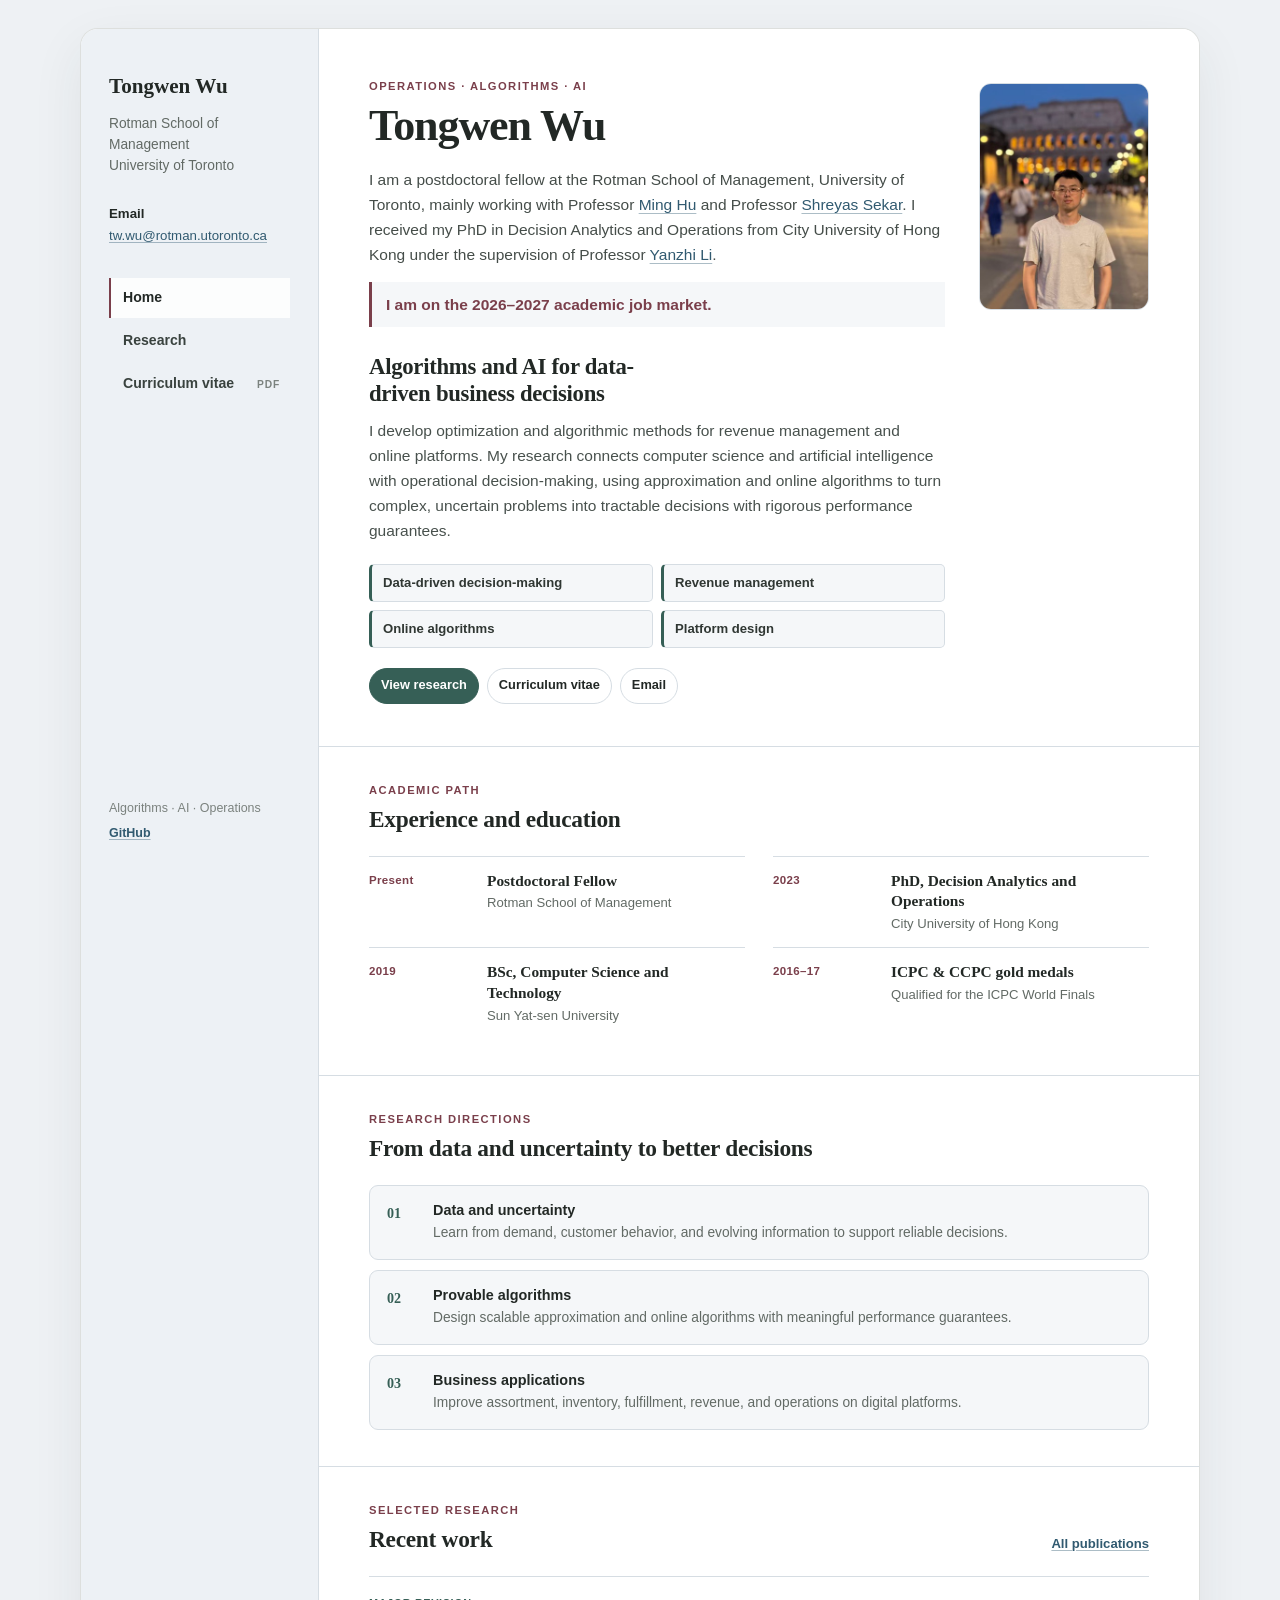
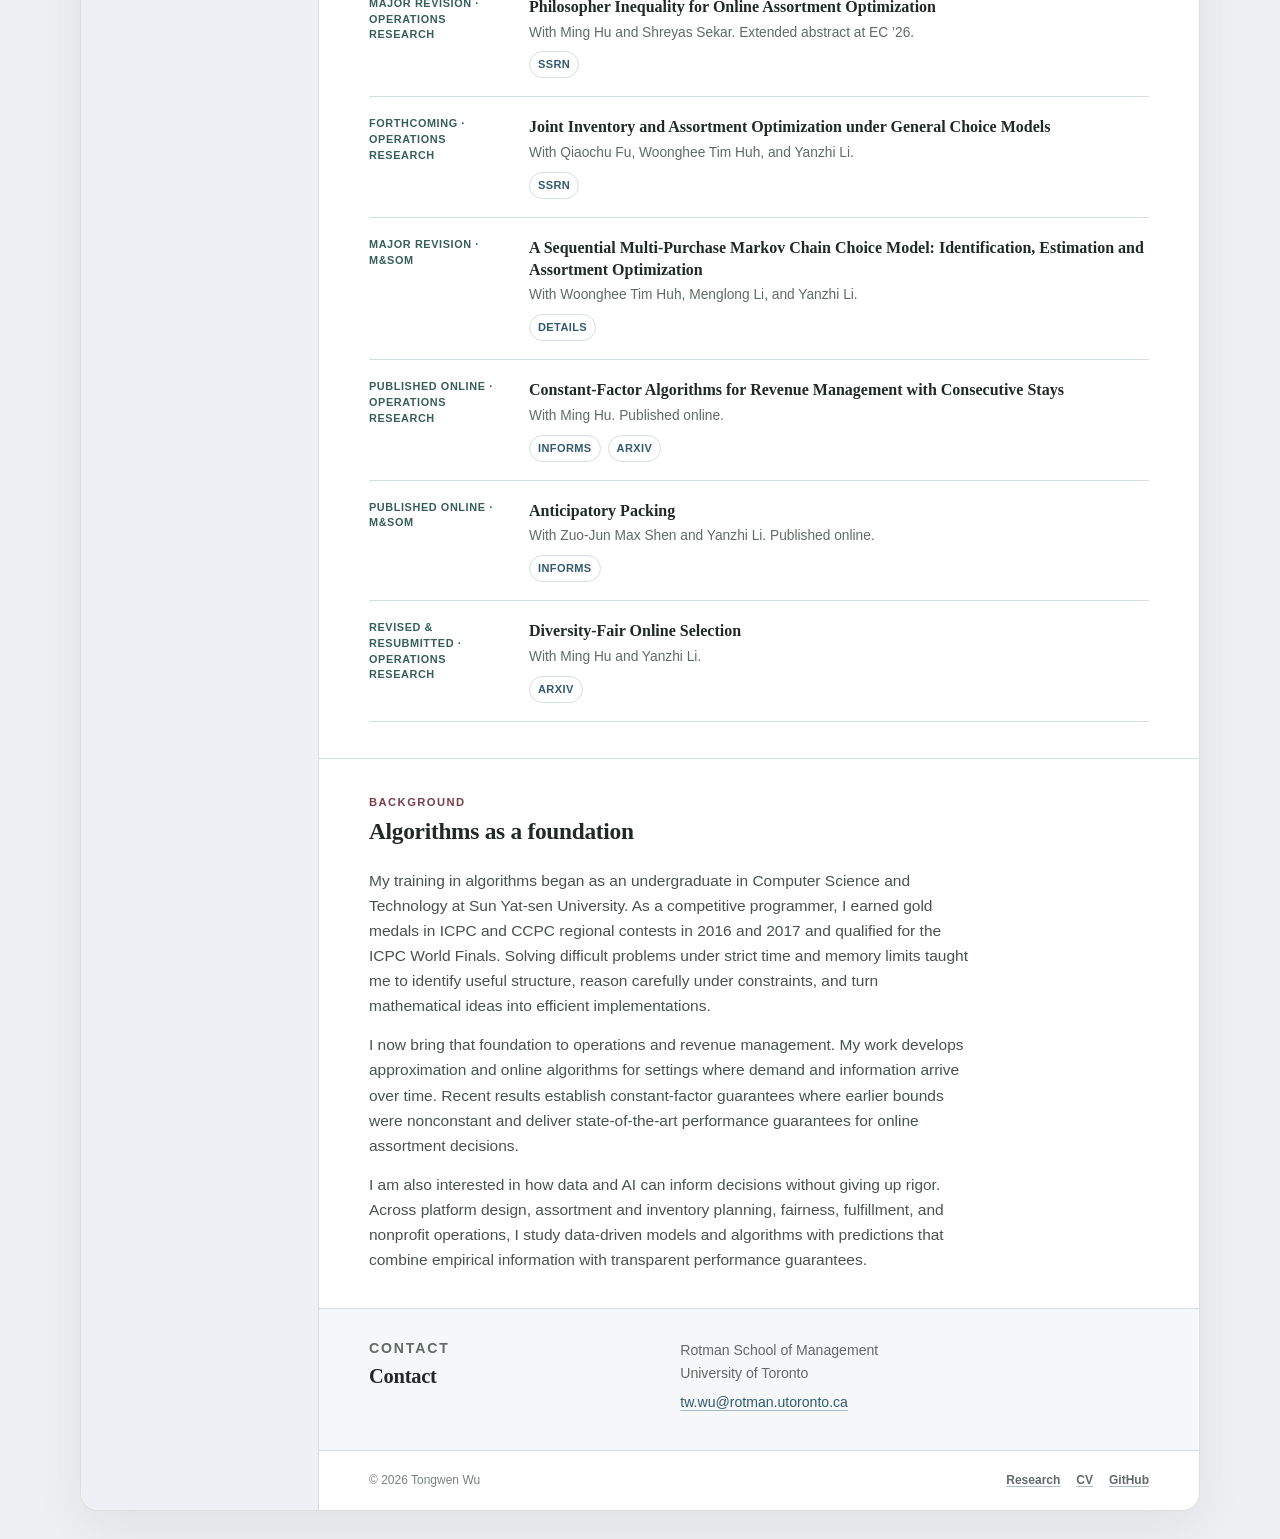
<file: index.html>
<!doctype html>
<html lang="en">
<head>
  <meta charset="utf-8">
  <meta name="viewport" content="width=device-width, initial-scale=1">
  <meta name="theme-color" content="#eef1f4">
  <meta name="description" content="Tongwen Wu is a postdoctoral fellow at the Rotman School of Management studying algorithms, AI, revenue management, and online platforms.">
  <meta property="og:type" content="website">
  <meta property="og:url" content="https://wtw666.github.io/">
  <meta property="og:title" content="Tongwen Wu · Operations, Algorithms, and AI">
  <meta property="og:description" content="Research on data-driven decision-making, revenue management, and online platforms.">
  <meta property="og:image" content="https://wtw666.github.io/assets/og.jpg">
  <meta property="og:image:width" content="1200">
  <meta property="og:image:height" content="630">
  <meta property="og:image:alt" content="Tongwen Wu — Operations, Algorithms, and AI">
  <meta name="twitter:card" content="summary_large_image">
  <title>Tongwen Wu · Operations, Algorithms, and AI</title>
  <link rel="stylesheet" href="styles.css">
  <script defer src="script.js"></script>
  <!-- Google tag (gtag.js) -->
  <script async src="https://www.googletagmanager.com/gtag/js?id=G-4ZFYF3Q4NW"></script>
  <script>
    window.dataLayer = window.dataLayer || [];
    function gtag(){dataLayer.push(arguments);}
    gtag('js', new Date());
    gtag('config', 'G-4ZFYF3Q4NW');
  </script>
  <script type="application/ld+json">
    {
      "@context": "https://schema.org",
      "@type": "Person",
      "name": "Tongwen Wu",
      "url": "https://wtw666.github.io/",
      "email": "mailto:tw.wu@rotman.utoronto.ca",
      "jobTitle": "Postdoctoral Fellow",
      "affiliation": {
        "@type": "Organization",
        "name": "Rotman School of Management, University of Toronto"
      },
      "sameAs": [
        "https://github.com/wtw666"
      ]
    }
  </script>
</head>
<body>
  <a class="skip-link" href="#main">Skip to content</a>

  <div class="site-frame">
    <aside class="profile-rail" aria-label="Profile and navigation">
      <div class="rail-inner">
        <div>
          <a class="rail-name" href="index.html">Tongwen Wu</a>
          <p class="rail-affiliation">Rotman School of Management<br>University of Toronto</p>
          <p class="rail-contact">
            <span>Email</span>
            <a href="mailto:tw.wu@rotman.utoronto.ca">tw.wu@rotman.utoronto.ca</a>
          </p>
        </div>

        <nav class="rail-nav" aria-label="Primary navigation">
          <a href="index.html" aria-current="page">Home</a>
          <a href="research.html">Research</a>
          <a href="assets/Tongwen_Wu_CV.pdf">Curriculum vitae <span>PDF</span></a>
        </nav>

        <div class="rail-footer">
          <p>Algorithms · AI · Operations</p>
          <a href="https://github.com/wtw666">GitHub</a>
        </div>
      </div>
    </aside>

    <div class="page-panel">
      <header class="mobile-header">
        <a class="mobile-name" href="index.html">Tongwen Wu</a>
        <nav aria-label="Mobile navigation">
          <a href="index.html" aria-current="page">Home</a>
          <a href="research.html">Research</a>
          <a href="assets/Tongwen_Wu_CV.pdf">CV</a>
        </nav>
      </header>

      <main id="main">
        <section class="hero section-block" aria-labelledby="page-title">
          <div class="hero-copy">
            <p class="eyebrow">Operations · Algorithms · AI</p>
            <h1 id="page-title">Tongwen Wu</h1>
            <p class="profile-intro">
              I am a postdoctoral fellow at the Rotman School of Management, University of Toronto, mainly working with Professor <a href="http://individual.utoronto.ca/minghu/">Ming Hu</a> and Professor <a href="https://sekarshre.net/">Shreyas Sekar</a>. I received my PhD in Decision Analytics and Operations from City University of Hong Kong under the supervision of Professor <a href="https://www.cb.cityu.edu.hk/staff/yanzhili/">Yanzhi Li</a>.
            </p>
            <p class="job-market-note"><strong>I am on the 2026–2027 academic job market.</strong></p>
            <h2>Algorithms and AI for data-driven business decisions</h2>
            <p class="intro">
              I develop optimization and algorithmic methods for revenue management and online platforms. My research connects computer science and artificial intelligence with operational decision-making, using approximation and online algorithms to turn complex, uncertain problems into tractable decisions with rigorous performance guarantees.
            </p>
            <ul class="research-fields" aria-label="Research interests">
              <li>Data-driven decision-making</li>
              <li>Revenue management</li>
              <li>Online algorithms</li>
              <li>Platform design</li>
            </ul>
            <p class="hero-links">
              <a href="research.html">View research</a>
              <a href="assets/Tongwen_Wu_CV.pdf">Curriculum vitae</a>
              <a href="mailto:tw.wu@rotman.utoronto.ca">Email</a>
            </p>
          </div>

          <figure class="portrait">
            <img src="[data-uri]" width="359" height="480" alt="Tongwen Wu in front of the Colosseum in Rome">
          </figure>
        </section>

        <section class="section-block experience-section" aria-labelledby="experience-title">
          <div class="section-heading">
            <p class="eyebrow">Academic path</p>
            <h2 id="experience-title">Experience and education</h2>
          </div>
          <dl class="academic-path">
            <div>
              <dt>Present</dt>
              <dd>
                <strong>Postdoctoral Fellow</strong>
                <span>Rotman School of Management</span>
              </dd>
            </div>
            <div>
              <dt>2023</dt>
              <dd>
                <strong>PhD, Decision Analytics and Operations</strong>
                <span>City University of Hong Kong</span>
              </dd>
            </div>
            <div>
              <dt>2019</dt>
              <dd>
                <strong>BSc, Computer Science and Technology</strong>
                <span>Sun Yat-sen University</span>
              </dd>
            </div>
            <div>
              <dt>2016–17</dt>
              <dd>
                <strong>ICPC &amp; CCPC gold medals</strong>
                <span>Qualified for the ICPC World Finals</span>
              </dd>
            </div>
          </dl>
        </section>

        <section class="section-block" aria-labelledby="agenda-title">
          <div class="section-heading">
            <p class="eyebrow">Research directions</p>
            <h2 id="agenda-title">From data and uncertainty to better decisions</h2>
          </div>
          <div class="agenda-list">
            <article>
              <div>
                <h3>Data and uncertainty</h3>
                <p>Learn from demand, customer behavior, and evolving information to support reliable decisions.</p>
              </div>
            </article>
            <article>
              <div>
                <h3>Provable algorithms</h3>
                <p>Design scalable approximation and online algorithms with meaningful performance guarantees.</p>
              </div>
            </article>
            <article>
              <div>
                <h3>Business applications</h3>
                <p>Improve assortment, inventory, fulfillment, revenue, and operations on digital platforms.</p>
              </div>
            </article>
          </div>
        </section>

        <section class="section-block" aria-labelledby="selected-title">
          <div class="section-heading heading-with-link">
            <div>
              <p class="eyebrow">Selected research</p>
              <h2 id="selected-title">Recent work</h2>
            </div>
            <a href="research.html">All publications</a>
          </div>

          <ol class="selected-publications">
            <li>
              <p class="publication-status">Major revision · Operations Research</p>
              <div>
                <h3>Philosopher Inequality for Online Assortment Optimization</h3>
                <p>With Ming Hu and Shreyas Sekar. Extended abstract at EC ’26. </p>
                <p class="resource-links"><a href="https://papers.ssrn.com/sol3/papers.cfm?abstract_id=6926638">SSRN</a></p>
              </div>
            </li>
            <li>
              <p class="publication-status">Forthcoming · Operations Research</p>
              <div>
                <h3>Joint Inventory and Assortment Optimization under General Choice Models</h3>
                <p>With Qiaochu Fu, Woonghee Tim Huh, and Yanzhi Li. </p>
                <p class="resource-links"><a href="https://papers.ssrn.com/sol3/papers.cfm?abstract_id=7009619">SSRN</a></p>
              </div>
            </li>
            <li>
              <p class="publication-status">Major revision · M&amp;SOM</p>
              <div>
                <h3>A Sequential Multi-Purchase Markov Chain Choice Model: Identification, Estimation and Assortment Optimization</h3>
                <p>With Woonghee Tim Huh, Menglong Li, and Yanzhi Li. </p>
                <p class="resource-links"><a href="research.html#multi-purchase-markov">Details</a></p>
              </div>
            </li>
            <li>
              <p class="publication-status">Published online · Operations Research</p>
              <div>
                <h3>Constant-Factor Algorithms for Revenue Management with Consecutive Stays</h3>
                <p>With Ming Hu. Published online. </p>
                <p class="resource-links"><a href="https://pubsonline.informs.org/doi/abs/10.1287/opre.2025.1994">INFORMS</a><a href="https://arxiv.org/abs/2506.00909">arXiv</a></p>
              </div>
            </li>
            <li>
              <p class="publication-status">Published online · M&amp;SOM</p>
              <div>
                <h3>Anticipatory Packing</h3>
                <p>With Zuo-Jun Max Shen and Yanzhi Li. Published online. </p>
                <p class="resource-links"><a href="https://pubsonline.informs.org/doi/abs/10.1287/msom.2024.0866?journalCode=msom">INFORMS</a></p>
              </div>
            </li>
            <li>
              <p class="publication-status">Revised &amp; resubmitted · Operations Research</p>
              <div>
                <h3>Diversity-Fair Online Selection</h3>
                <p>With Ming Hu and Yanzhi Li. </p>
                <p class="resource-links"><a href="https://arxiv.org/abs/2504.10389">arXiv</a></p>
              </div>
            </li>
          </ol>
        </section>

        <section class="section-block background-section" aria-labelledby="background-title">
          <div class="section-heading">
            <p class="eyebrow">Background</p>
            <h2 id="background-title">Algorithms as a foundation</h2>
          </div>
          <div class="background-copy">
            <p>
              My training in algorithms began as an undergraduate in Computer Science and Technology at Sun Yat-sen University. As a competitive programmer, I earned gold medals in ICPC and CCPC regional contests in 2016 and 2017 and qualified for the ICPC World Finals. Solving difficult problems under strict time and memory limits taught me to identify useful structure, reason carefully under constraints, and turn mathematical ideas into efficient implementations.
            </p>
            <p>
              I now bring that foundation to operations and revenue management. My work develops approximation and online algorithms for settings where demand and information arrive over time. Recent results establish constant-factor guarantees where earlier bounds were nonconstant and deliver state-of-the-art performance guarantees for online assortment decisions.
            </p>
            <p>
              I am also interested in how data and AI can inform decisions without giving up rigor. Across platform design, assortment and inventory planning, fairness, fulfillment, and nonprofit operations, I study data-driven models and algorithms with predictions that combine empirical information with transparent performance guarantees.
            </p>
          </div>
        </section>

        <section class="contact-band" aria-labelledby="contact-title">
          <div>
            <p class="eyebrow">Contact</p>
            <h2 id="contact-title">Contact</h2>
          </div>
          <div>
            <p>Rotman School of Management<br>University of Toronto</p>
            <p><a href="mailto:tw.wu@rotman.utoronto.ca">tw.wu@rotman.utoronto.ca</a></p>
          </div>
        </section>
      </main>

      <footer class="site-footer">
        <span>© <span id="year">2026</span> Tongwen Wu</span>
        <div>
          <a href="research.html">Research</a>
          <a href="assets/Tongwen_Wu_CV.pdf">CV</a>
          <a href="https://github.com/wtw666">GitHub</a>
        </div>
      </footer>
    </div>
  </div>

  <!-- Cloudflare Web Analytics --><script type='module' src='https://static.cloudflareinsights.com/beacon.min.js' data-cf-beacon='{"token": "7970414050414902a3745abfa31a09fa"}'></script><!-- End Cloudflare Web Analytics -->
</body>
</html>
</file>
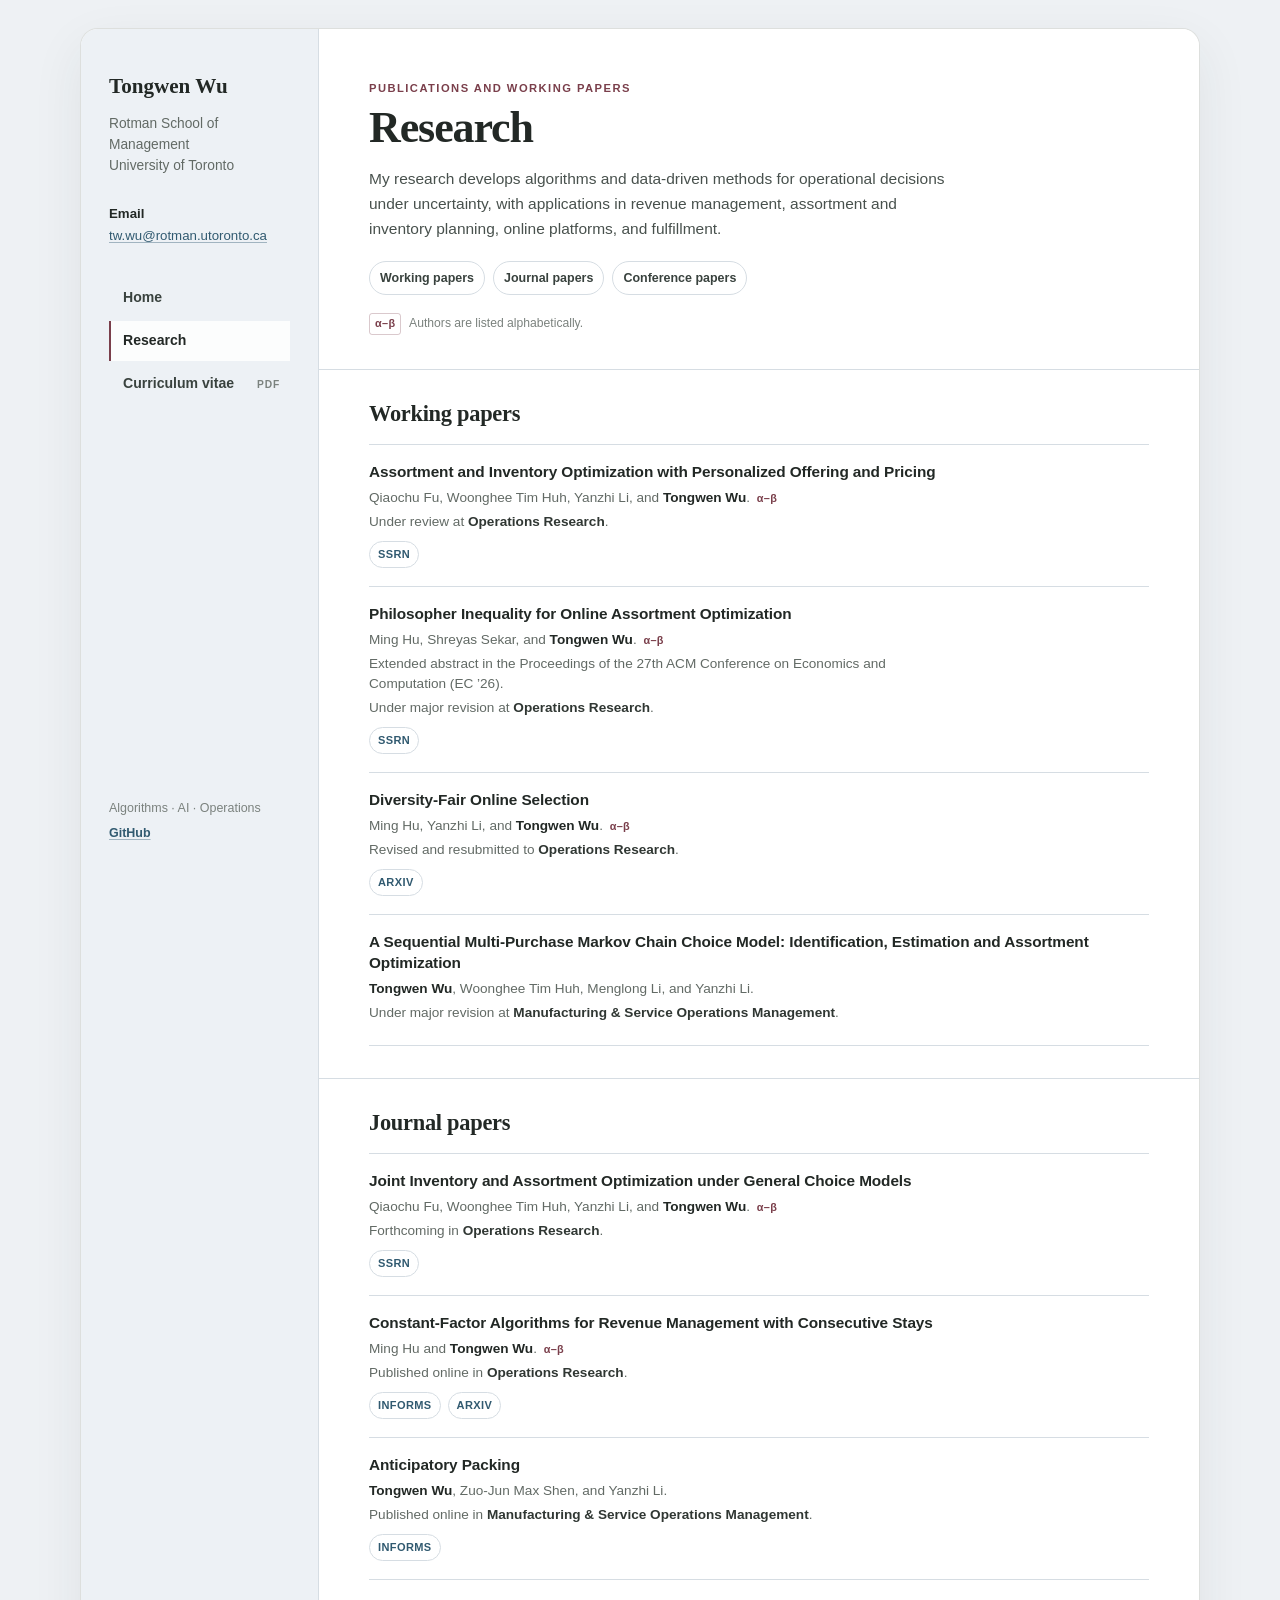
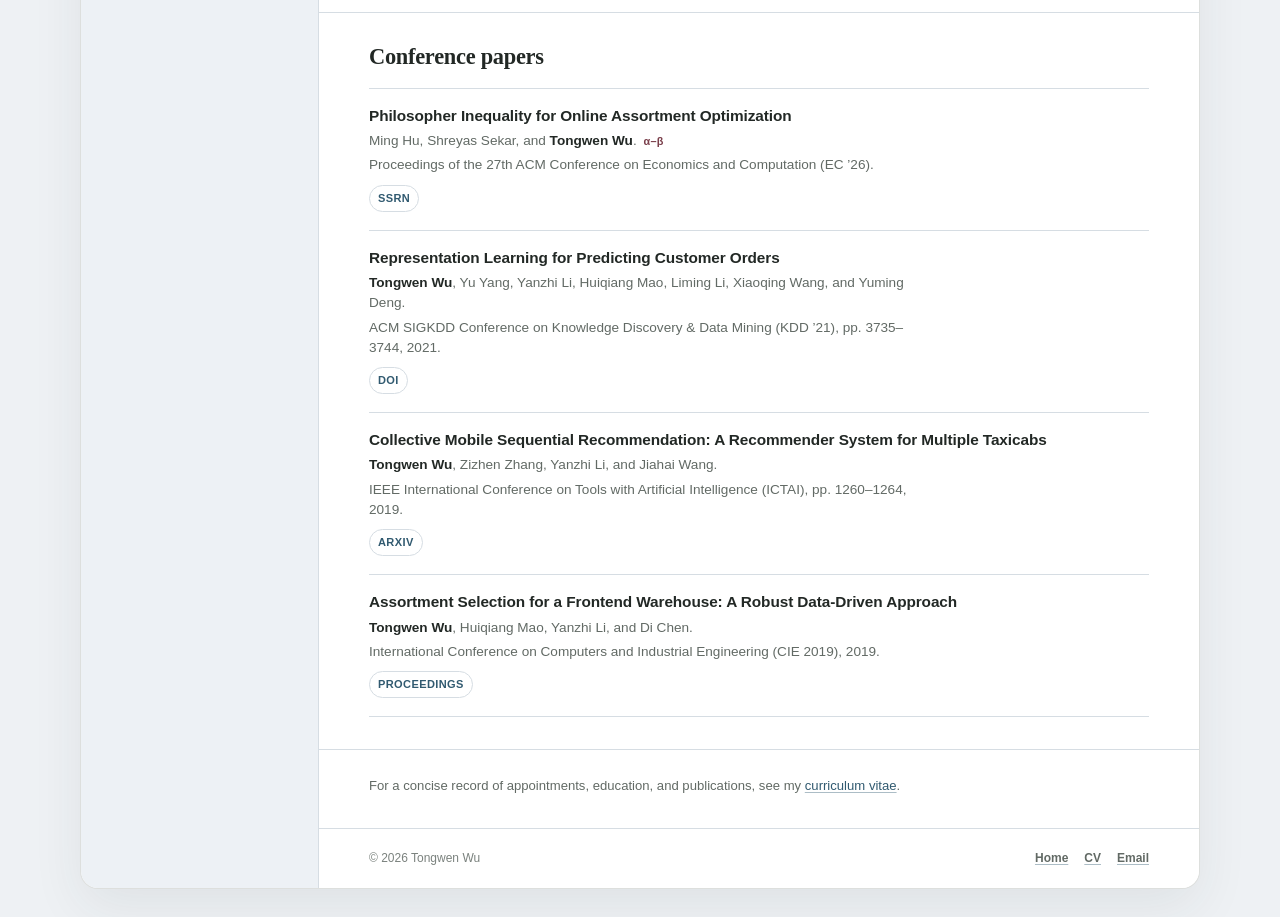
<file: research.html>
<!doctype html>
<html lang="en">
<head>
  <meta charset="utf-8">
  <meta name="viewport" content="width=device-width, initial-scale=1">
  <meta name="theme-color" content="#eef1f4">
  <meta name="description" content="Research by Tongwen Wu on data-driven decision-making, revenue management, online algorithms, and platform design.">
  <meta property="og:type" content="website">
  <meta property="og:url" content="https://wtw666.github.io/research.html">
  <meta property="og:title" content="Research · Tongwen Wu">
  <meta property="og:description" content="Working papers, journal papers, and conference publications in operations, algorithms, and AI.">
  <meta property="og:image" content="https://wtw666.github.io/assets/og.jpg">
  <meta property="og:image:width" content="1200">
  <meta property="og:image:height" content="630">
  <meta property="og:image:alt" content="Tongwen Wu — Operations, Algorithms, and AI">
  <meta name="twitter:card" content="summary_large_image">
  <title>Research · Tongwen Wu</title>
  <link rel="stylesheet" href="styles.css">
  <script defer src="script.js"></script>
  <!-- Google tag (gtag.js) -->
  <script async src="https://www.googletagmanager.com/gtag/js?id=G-4ZFYF3Q4NW"></script>
  <script>
    window.dataLayer = window.dataLayer || [];
    function gtag(){dataLayer.push(arguments);}
    gtag('js', new Date());
    gtag('config', 'G-4ZFYF3Q4NW');
  </script>
</head>
<body>
  <a class="skip-link" href="#main">Skip to content</a>

  <div class="site-frame">
    <aside class="profile-rail" aria-label="Profile and navigation">
      <div class="rail-inner">
        <div>
          <a class="rail-name" href="index.html">Tongwen Wu</a>
          <p class="rail-affiliation">Rotman School of Management<br>University of Toronto</p>
          <p class="rail-contact">
            <span>Email</span>
            <a href="mailto:tw.wu@rotman.utoronto.ca">tw.wu@rotman.utoronto.ca</a>
          </p>
        </div>

        <nav class="rail-nav" aria-label="Primary navigation">
          <a href="index.html">Home</a>
          <a href="research.html" aria-current="page">Research</a>
          <a href="assets/Tongwen_Wu_CV.pdf">Curriculum vitae <span>PDF</span></a>
        </nav>

        <div class="rail-footer">
          <p>Algorithms · AI · Operations</p>
          <a href="https://github.com/wtw666">GitHub</a>
        </div>
      </div>
    </aside>

    <div class="page-panel">
      <header class="mobile-header">
        <a class="mobile-name" href="index.html">Tongwen Wu</a>
        <nav aria-label="Mobile navigation">
          <a href="index.html">Home</a>
          <a href="research.html" aria-current="page">Research</a>
          <a href="assets/Tongwen_Wu_CV.pdf">CV</a>
        </nav>
      </header>

      <main id="main" class="research-main">
        <header class="page-heading">
          <p class="eyebrow">Publications and working papers</p>
          <h1>Research</h1>
          <p class="intro">
            My research develops algorithms and data-driven methods for operational decisions under uncertainty, with applications in revenue management, assortment and inventory planning, online platforms, and fulfillment.
          </p>
          <nav class="section-index" aria-label="Research sections">
            <a href="#working-papers">Working papers</a>
            <a href="#journal-papers">Journal papers</a>
            <a href="#conference-papers">Conference papers</a>
          </nav>
          <p class="author-order-note"><span>α–β</span> Authors are listed alphabetically.</p>
        </header>

        <section class="research-section" aria-labelledby="working-papers">
          <h2 id="working-papers">Working papers</h2>
          <ol class="publication-list">
            <li class="publication-entry" id="joint-pricing">
              <h3>Assortment and Inventory Optimization with Personalized Offering and Pricing</h3>
              <p class="authors">Qiaochu Fu, Woonghee Tim Huh, Yanzhi Li, and <strong>Tongwen Wu</strong>. <span class="author-order" aria-label="Authors listed alphabetically">α–β</span></p>
              <p class="venue">Under review at <strong>Operations Research</strong>.</p>
              <p class="resource-links"><a href="https://papers.ssrn.com/sol3/papers.cfm?abstract_id=7596959">SSRN</a></p>
            </li>

            <li class="publication-entry">
              <h3>Philosopher Inequality for Online Assortment Optimization</h3>
              <p class="authors">Ming Hu, Shreyas Sekar, and <strong>Tongwen Wu</strong>. <span class="author-order" aria-label="Authors listed alphabetically">α–β</span></p>
              <p class="venue">Extended abstract in the Proceedings of the 27th ACM Conference on Economics and Computation (EC ’26).</p>
              <p class="venue">Under major revision at <strong>Operations Research</strong>.</p>
              <p class="resource-links"><a href="https://papers.ssrn.com/sol3/papers.cfm?abstract_id=6926638">SSRN</a></p>
            </li>

            <li class="publication-entry">
              <h3>Diversity-Fair Online Selection</h3>
              <p class="authors">Ming Hu, Yanzhi Li, and <strong>Tongwen Wu</strong>. <span class="author-order" aria-label="Authors listed alphabetically">α–β</span></p>
              <p class="venue">Revised and resubmitted to <strong>Operations Research</strong>.</p>
              <p class="resource-links"><a href="https://arxiv.org/abs/2504.10389">arXiv</a></p>
            </li>

            <li class="publication-entry" id="multi-purchase-markov">
              <h3>A Sequential Multi-Purchase Markov Chain Choice Model: Identification, Estimation and Assortment Optimization</h3>
              <p class="authors"><strong>Tongwen Wu</strong>, Woonghee Tim Huh, Menglong Li, and Yanzhi Li.</p>
              <p class="venue">Under major revision at <strong>Manufacturing &amp; Service Operations Management</strong>.</p>
            </li>
          </ol>
        </section>

        <section class="research-section" aria-labelledby="journal-papers">
          <h2 id="journal-papers">Journal papers</h2>
          <ol class="publication-list">
            <li class="publication-entry">
              <h3>Joint Inventory and Assortment Optimization under General Choice Models</h3>
              <p class="authors">Qiaochu Fu, Woonghee Tim Huh, Yanzhi Li, and <strong>Tongwen Wu</strong>. <span class="author-order" aria-label="Authors listed alphabetically">α–β</span></p>
              <p class="venue">Forthcoming in <strong>Operations Research</strong>.</p>
              <p class="resource-links"><a href="https://papers.ssrn.com/sol3/papers.cfm?abstract_id=7009619">SSRN</a></p>
            </li>

            <li class="publication-entry">
              <h3>Constant-Factor Algorithms for Revenue Management with Consecutive Stays</h3>
              <p class="authors">Ming Hu and <strong>Tongwen Wu</strong>. <span class="author-order" aria-label="Authors listed alphabetically">α–β</span></p>
              <p class="venue">Published online in <strong>Operations Research</strong>.</p>
              <p class="resource-links"><a href="https://pubsonline.informs.org/doi/abs/10.1287/opre.2025.1994">INFORMS</a><a href="https://arxiv.org/abs/2506.00909">arXiv</a></p>
            </li>

            <li class="publication-entry" id="anticipatory-packing">
              <h3>Anticipatory Packing</h3>
              <p class="authors"><strong>Tongwen Wu</strong>, Zuo-Jun Max Shen, and Yanzhi Li.</p>
              <p class="venue">Published online in <strong>Manufacturing &amp; Service Operations Management</strong>.</p>
              <p class="resource-links"><a href="https://pubsonline.informs.org/doi/abs/10.1287/msom.2024.0866?journalCode=msom">INFORMS</a></p>
            </li>
          </ol>
        </section>

        <section class="research-section" aria-labelledby="conference-papers">
          <h2 id="conference-papers">Conference papers</h2>
          <ol class="publication-list">
            <li class="publication-entry">
              <h3>Philosopher Inequality for Online Assortment Optimization</h3>
              <p class="authors">Ming Hu, Shreyas Sekar, and <strong>Tongwen Wu</strong>. <span class="author-order" aria-label="Authors listed alphabetically">α–β</span></p>
              <p class="venue">Proceedings of the 27th ACM Conference on Economics and Computation (EC ’26).</p>
              <p class="resource-links"><a href="https://papers.ssrn.com/sol3/papers.cfm?abstract_id=6926638">SSRN</a></p>
            </li>

            <li class="publication-entry">
              <h3>Representation Learning for Predicting Customer Orders</h3>
              <p class="authors"><strong>Tongwen Wu</strong>, Yu Yang, Yanzhi Li, Huiqiang Mao, Liming Li, Xiaoqing Wang, and Yuming Deng.</p>
              <p class="venue">ACM SIGKDD Conference on Knowledge Discovery &amp; Data Mining (KDD ’21), pp. 3735–3744, 2021.</p>
              <p class="resource-links"><a href="https://doi.org/10.1145/3447548.3467170">DOI</a></p>
            </li>

            <li class="publication-entry">
              <h3>Collective Mobile Sequential Recommendation: A Recommender System for Multiple Taxicabs</h3>
              <p class="authors"><strong>Tongwen Wu</strong>, Zizhen Zhang, Yanzhi Li, and Jiahai Wang.</p>
              <p class="venue">IEEE International Conference on Tools with Artificial Intelligence (ICTAI), pp. 1260–1264, 2019.</p>
              <p class="resource-links"><a href="https://arxiv.org/abs/1906.09372">arXiv</a></p>
            </li>

            <li class="publication-entry">
              <h3>Assortment Selection for a Frontend Warehouse: A Robust Data-Driven Approach</h3>
              <p class="authors"><strong>Tongwen Wu</strong>, Huiqiang Mao, Yanzhi Li, and Di Chen.</p>
              <p class="venue">International Conference on Computers and Industrial Engineering (CIE 2019), 2019.</p>
              <p class="resource-links"><a href="https://www.proceedings.com/content/052/052787webtoc.pdf">Proceedings</a></p>
            </li>
          </ol>
        </section>

        <p class="research-note">
          For a concise record of appointments, education, and publications, see my <a href="assets/Tongwen_Wu_CV.pdf">curriculum vitae</a>.
        </p>
      </main>

      <footer class="site-footer">
        <span>© <span id="year">2026</span> Tongwen Wu</span>
        <div>
          <a href="index.html">Home</a>
          <a href="assets/Tongwen_Wu_CV.pdf">CV</a>
          <a href="mailto:tw.wu@rotman.utoronto.ca">Email</a>
        </div>
      </footer>
    </div>
  </div>

  <!-- Cloudflare Web Analytics --><script type='module' src='https://static.cloudflareinsights.com/beacon.min.js' data-cf-beacon='{"token": "7970414050414902a3745abfa31a09fa"}'></script><!-- End Cloudflare Web Analytics -->
</body>
</html>
</file>
<file: styles.css>
:root {
  --canvas: #eef1f4;
  --paper: #ffffff;
  --rail: #edf1f5;
  --soft: #f5f7f9;
  --ink: #222825;
  --muted: #626a65;
  --faint: #7b827e;
  --rule: #d6dde3;
  --pine: #365f56;
  --pine-dark: #294940;
  --burgundy: #7a3f4b;
  --link: #315a70;
  --serif: Charter, "Iowan Old Style", "Palatino Linotype", Palatino, Georgia, serif;
  --sans: -apple-system, BlinkMacSystemFont, "Segoe UI", Helvetica, Arial, sans-serif;
}

*,
*::before,
*::after {
  box-sizing: border-box;
}

html {
  scroll-behavior: smooth;
}

body {
  margin: 0;
  background: var(--canvas);
  color: var(--ink);
  font-family: var(--sans);
  font-size: 15.5px;
  line-height: 1.62;
  text-rendering: optimizeLegibility;
  -webkit-font-smoothing: antialiased;
}

img {
  display: block;
  max-width: 100%;
}

a {
  color: var(--link);
  text-decoration-color: rgba(49, 90, 112, 0.4);
  text-underline-offset: 0.18em;
  text-decoration-thickness: 1px;
}

a:hover {
  color: var(--pine-dark);
  text-decoration-color: currentColor;
}

a:focus-visible {
  outline: 2px solid var(--burgundy);
  outline-offset: 3px;
  border-radius: 2px;
}

p,
h1,
h2,
h3,
figure,
dl,
dd,
ol,
ul {
  margin-top: 0;
}

h1,
h2,
h3 {
  font-family: var(--serif);
  color: var(--ink);
}

h1 {
  margin-bottom: 18px;
  font-size: clamp(2.25rem, 4vw, 2.75rem);
  font-weight: 600;
  letter-spacing: -0.025em;
  line-height: 1.08;
}

h2 {
  margin-bottom: 12px;
  font-size: 1.46rem;
  font-weight: 600;
  letter-spacing: -0.012em;
  line-height: 1.22;
}

h3 {
  margin-bottom: 6px;
  font-size: 1.02rem;
  font-weight: 600;
  line-height: 1.35;
}

.skip-link {
  position: fixed;
  z-index: 100;
  top: 12px;
  left: 12px;
  transform: translateY(-160%);
  padding: 8px 12px;
  border: 1px solid var(--pine);
  border-radius: 4px;
  background: var(--paper);
  color: var(--pine-dark);
  font-weight: 700;
}

.skip-link:focus {
  transform: translateY(0);
}

.site-frame {
  display: grid;
  grid-template-columns: 238px minmax(0, 1fr);
  width: min(1120px, calc(100% - 48px));
  min-height: calc(100vh - 56px);
  margin: 28px auto;
  overflow: clip;
  border: 1px solid rgba(99, 108, 101, 0.22);
  border-radius: 18px;
  background: var(--paper);
  box-shadow: 0 18px 52px rgba(46, 51, 47, 0.075);
}

.profile-rail {
  border-right: 1px solid var(--rule);
  background: var(--rail);
}

.rail-inner {
  position: sticky;
  top: 28px;
  display: flex;
  flex-direction: column;
  min-height: calc(100vh - 58px);
  padding: 40px 28px 28px;
}

.rail-name,
.mobile-name {
  color: var(--ink);
  font-family: var(--serif);
  font-weight: 700;
  text-decoration: none;
}

.rail-name {
  display: inline-block;
  margin-bottom: 11px;
  font-size: 1.32rem;
}

.rail-affiliation {
  margin-bottom: 28px;
  color: var(--muted);
  font-size: 0.86rem;
  line-height: 1.5;
}

.rail-contact {
  margin-bottom: 32px;
  font-size: 0.83rem;
  line-height: 1.45;
}

.rail-contact span {
  display: block;
  margin-bottom: 3px;
  color: var(--ink);
  font-weight: 700;
}

.rail-contact a {
  overflow-wrap: anywhere;
}

.rail-nav {
  display: grid;
  gap: 3px;
}

.rail-nav a {
  display: flex;
  align-items: baseline;
  justify-content: space-between;
  min-height: 40px;
  padding: 8px 10px 8px 12px;
  border-left: 2px solid transparent;
  color: #39423e;
  font-size: 0.88rem;
  font-weight: 600;
  text-decoration: none;
}

.rail-nav a:hover {
  background: rgba(255, 255, 255, 0.58);
  color: var(--pine-dark);
}

.rail-nav a[aria-current="page"] {
  border-left-color: var(--burgundy);
  background: rgba(255, 255, 255, 0.82);
  color: var(--ink);
}

.rail-nav a span {
  color: var(--faint);
  font-size: 0.64rem;
  font-weight: 700;
  letter-spacing: 0.08em;
}

.rail-footer {
  margin-top: auto;
  padding-top: 28px;
  color: var(--faint);
  font-size: 0.78rem;
}

.rail-footer p {
  margin-bottom: 5px;
}

.rail-footer a {
  font-weight: 600;
}

.page-panel {
  min-width: 0;
  background: var(--paper);
}

.mobile-header {
  display: none;
}

.section-block,
.page-heading,
.research-section,
.contact-band {
  padding-right: 50px;
  padding-left: 50px;
}

.section-block {
  padding-top: 36px;
  padding-bottom: 36px;
  border-top: 1px solid var(--rule);
}

.hero {
  display: grid;
  grid-template-columns: minmax(0, 1fr) 170px;
  gap: 34px;
  align-items: start;
  padding-top: 50px;
  padding-bottom: 42px;
  border-top: 0;
}

.hero-copy {
  max-width: 670px;
}

.eyebrow {
  margin-bottom: 8px;
  color: var(--burgundy);
  font-size: 0.7rem;
  font-weight: 800;
  letter-spacing: 0.13em;
  line-height: 1.3;
  text-transform: uppercase;
}

.profile-intro {
  max-width: 68ch;
  margin-bottom: 14px;
  color: #454d49;
}

.job-market-note {
  margin: 0 0 26px;
  padding: 10px 14px;
  border-left: 3px solid var(--burgundy);
  background: var(--soft);
  color: var(--burgundy);
}

.hero h2 {
  max-width: 26ch;
  margin-bottom: 10px;
  font-size: 1.42rem;
}

.intro {
  max-width: 68ch;
  color: #48514d;
}

.hero .intro {
  margin-bottom: 20px;
}

.research-fields {
  display: grid;
  grid-template-columns: repeat(2, minmax(0, 1fr));
  gap: 8px;
  margin: 0 0 20px;
  padding: 0;
  list-style: none;
}

.research-fields li {
  display: flex;
  align-items: center;
  min-height: 38px;
  padding: 7px 11px;
  border: 1px solid var(--rule);
  border-left: 3px solid var(--pine);
  border-radius: 5px;
  background: var(--soft);
  color: #303733;
  font-size: 0.82rem;
  font-weight: 700;
  line-height: 1.3;
}

.hero-links {
  display: flex;
  flex-wrap: wrap;
  gap: 8px;
  margin-bottom: 0;
}

.hero-links a {
  display: inline-flex;
  align-items: center;
  min-height: 36px;
  padding: 6px 11px;
  border: 1px solid var(--rule);
  border-radius: 999px;
  background: var(--paper);
  color: var(--ink);
  font-size: 0.8rem;
  font-weight: 700;
  text-decoration: none;
}

.hero-links a:first-child {
  border-color: var(--pine);
  background: var(--pine);
  color: #fff;
}

.hero-links a:hover {
  border-color: var(--pine);
  color: var(--pine-dark);
}

.hero-links a:first-child:hover {
  background: var(--pine-dark);
  color: #fff;
}

.portrait {
  margin: 4px 0 0;
}

.portrait img {
  width: 170px;
  height: auto;
  border: 1px solid var(--rule);
  border-radius: 12px;
  background: var(--soft);
}

.section-heading {
  margin-bottom: 22px;
}

.section-heading h2 {
  margin-bottom: 0;
}

.heading-with-link {
  display: flex;
  align-items: end;
  justify-content: space-between;
  gap: 20px;
}

.heading-with-link > a {
  flex: 0 0 auto;
  font-size: 0.82rem;
  font-weight: 700;
}

.academic-path {
  display: grid;
  grid-template-columns: repeat(2, minmax(0, 1fr));
  gap: 0 28px;
  margin-bottom: 0;
}

.academic-path > div {
  display: grid;
  grid-template-columns: 66px minmax(0, 1fr);
  gap: 12px;
  padding: 14px 0;
  border-top: 1px solid var(--rule);
}

.academic-path dt {
  color: var(--burgundy);
  font-size: 0.72rem;
  font-weight: 800;
  letter-spacing: 0.03em;
}

.academic-path dd {
  margin-bottom: 0;
}

.academic-path strong,
.academic-path span {
  display: block;
}

.academic-path strong {
  margin-bottom: 2px;
  font-family: var(--serif);
  font-size: 0.96rem;
  line-height: 1.35;
}

.academic-path span {
  color: var(--muted);
  font-size: 0.82rem;
  line-height: 1.45;
}

.agenda-list {
  display: grid;
  gap: 10px;
  counter-reset: research-theme;
}

.agenda-list article {
  display: grid;
  grid-template-columns: 34px minmax(0, 1fr);
  gap: 12px;
  align-items: start;
  padding: 15px 17px;
  border: 1px solid var(--rule);
  border-radius: 9px;
  background: var(--soft);
  counter-increment: research-theme;
}

.agenda-list article::before {
  content: "0" counter(research-theme);
  padding-top: 1px;
  color: var(--pine);
  font-family: var(--serif);
  font-size: 0.88rem;
  font-weight: 700;
}

.agenda-list h3 {
  margin-bottom: 3px;
  font-family: var(--sans);
  font-size: 0.9rem;
  font-weight: 750;
}

.agenda-list p {
  margin-bottom: 0;
  color: var(--muted);
  font-size: 0.86rem;
  line-height: 1.5;
}

.selected-publications,
.publication-list {
  margin-bottom: 0;
  padding: 0;
  list-style: none;
}

.selected-publications {
  border-bottom: 1px solid var(--rule);
}

.selected-publications > li {
  display: grid;
  grid-template-columns: 138px minmax(0, 1fr);
  gap: 22px;
  padding: 19px 0 18px;
  border-top: 1px solid var(--rule);
}

.publication-status {
  margin-bottom: 0;
  color: var(--pine);
  font-size: 0.68rem;
  font-weight: 800;
  letter-spacing: 0.055em;
  line-height: 1.45;
  text-transform: uppercase;
}

.selected-publications h3 {
  margin-bottom: 5px;
  font-size: 1rem;
}

.selected-publications li > div > p:not(.resource-links) {
  margin-bottom: 8px;
  color: var(--muted);
  font-size: 0.86rem;
  line-height: 1.52;
}

.resource-links {
  display: flex;
  flex-wrap: wrap;
  gap: 7px;
  margin-bottom: 0;
}

.resource-links a {
  display: inline-flex;
  align-items: center;
  min-height: 27px;
  padding: 2px 8px;
  border: 1px solid var(--rule);
  border-radius: 999px;
  color: var(--link);
  font-size: 0.69rem;
  font-weight: 800;
  letter-spacing: 0.035em;
  line-height: 1;
  text-decoration: none;
  text-transform: uppercase;
}

.resource-links a:hover {
  border-color: var(--pine);
  color: var(--pine-dark);
}

.background-copy {
  max-width: 70ch;
}

.background-copy p {
  margin-bottom: 14px;
  color: #49514d;
}

.background-copy p:last-child {
  margin-bottom: 0;
}

.contact-band {
  display: grid;
  grid-template-columns: 0.75fr 1.25fr;
  gap: 30px;
  padding-top: 30px;
  padding-bottom: 30px;
  border-top: 1px solid var(--rule);
  background: var(--soft);
}

.contact-band h2 {
  margin-bottom: 0;
  font-size: 1.28rem;
}

.contact-band p {
  margin-bottom: 6px;
  color: var(--muted);
  font-size: 0.88rem;
}

.site-footer {
  display: flex;
  align-items: center;
  justify-content: space-between;
  gap: 20px;
  padding: 20px 50px;
  border-top: 1px solid var(--rule);
  color: var(--faint);
  font-size: 0.75rem;
}

.site-footer div {
  display: flex;
  flex-wrap: wrap;
  gap: 16px;
}

.site-footer a {
  color: var(--muted);
  font-weight: 600;
}

.page-heading {
  padding-top: 52px;
  padding-bottom: 34px;
}

.page-heading h1 {
  margin-bottom: 15px;
}

.page-heading .intro {
  margin-bottom: 20px;
}

.section-index {
  display: flex;
  flex-wrap: wrap;
  gap: 8px;
  margin-bottom: 18px;
}

.section-index a {
  display: inline-flex;
  align-items: center;
  min-height: 34px;
  padding: 5px 10px;
  border: 1px solid var(--rule);
  border-radius: 999px;
  color: #39423e;
  font-size: 0.78rem;
  font-weight: 700;
  text-decoration: none;
}

.section-index a:hover {
  border-color: var(--pine);
  color: var(--pine-dark);
}

.author-order-note {
  margin-bottom: 0;
  color: var(--faint);
  font-size: 0.76rem;
}

.author-order-note span,
.author-order {
  display: inline-block;
  color: var(--burgundy);
  font-family: var(--sans);
  font-size: 0.68rem;
  font-weight: 800;
  letter-spacing: 0.03em;
}

.author-order-note span {
  margin-right: 5px;
  padding: 1px 5px;
  border: 1px solid rgba(122, 63, 75, 0.28);
  border-radius: 3px;
}

.author-order {
  margin-left: 3px;
}

.research-section {
  padding-top: 30px;
  padding-bottom: 32px;
  border-top: 1px solid var(--rule);
}

.research-section h2 {
  margin-bottom: 17px;
  font-size: 1.4rem;
  scroll-margin-top: 26px;
}

.publication-list {
  border-bottom: 1px solid var(--rule);
}

.publication-entry {
  padding: 17px 0 18px;
  border-top: 1px solid var(--rule);
}

.publication-entry h3 {
  margin-bottom: 5px;
  font-family: var(--sans);
  font-size: 0.96rem;
  font-weight: 750;
  letter-spacing: -0.006em;
}

.publication-entry p {
  max-width: 74ch;
}

.publication-entry .authors,
.publication-entry .venue {
  margin-bottom: 4px;
  color: var(--muted);
  font-size: 0.85rem;
  line-height: 1.48;
}

.publication-entry .authors strong {
  color: var(--ink);
}

.publication-entry .venue strong {
  color: #303733;
}

.publication-entry .resource-links {
  margin-top: 9px;
}

#anticipatory-packing {
  scroll-margin-top: 26px;
}

.research-note {
  margin: 0;
  padding: 25px 50px 32px;
  border-top: 1px solid var(--rule);
  color: var(--muted);
  font-size: 0.82rem;
}

@media (max-width: 1020px) {
  .site-frame {
    grid-template-columns: 218px minmax(0, 1fr);
    width: calc(100% - 28px);
    margin: 14px auto;
  }

  .rail-inner {
    top: 14px;
    min-height: calc(100vh - 30px);
    padding-right: 22px;
    padding-left: 22px;
  }

  .section-block,
  .page-heading,
  .research-section,
  .contact-band {
    padding-right: 38px;
    padding-left: 38px;
  }

  .hero {
    grid-template-columns: minmax(0, 1fr) 152px;
    gap: 26px;
  }

  .portrait img {
    width: 152px;
  }

  .site-footer {
    padding-right: 38px;
    padding-left: 38px;
  }

  .research-note {
    padding-right: 38px;
    padding-left: 38px;
  }
}

@media (max-width: 820px) {
  body {
    background: var(--paper);
  }

  .site-frame {
    display: block;
    width: 100%;
    min-height: 100vh;
    margin: 0;
    border: 0;
    border-radius: 0;
    box-shadow: none;
  }

  .profile-rail {
    display: none;
  }

  .mobile-header {
    position: sticky;
    z-index: 20;
    top: 0;
    display: flex;
    align-items: center;
    justify-content: space-between;
    gap: 20px;
    min-height: 58px;
    padding: 9px 28px;
    border-bottom: 1px solid var(--rule);
    background: rgba(255, 255, 255, 0.96);
    backdrop-filter: blur(10px);
  }

  .mobile-name {
    flex: 0 0 auto;
    font-size: 1.03rem;
  }

  .mobile-header nav {
    display: flex;
    align-items: center;
    gap: 17px;
  }

  .mobile-header nav a {
    position: relative;
    display: inline-flex;
    align-items: center;
    min-height: 38px;
    color: var(--muted);
    font-size: 0.78rem;
    font-weight: 700;
    text-decoration: none;
  }

  .mobile-header nav a[aria-current="page"] {
    color: var(--ink);
  }

  .mobile-header nav a[aria-current="page"]::after {
    position: absolute;
    right: 0;
    bottom: 1px;
    left: 0;
    height: 2px;
    background: var(--burgundy);
    content: "";
  }

  .research-section h2,
  #anticipatory-packing {
    scroll-margin-top: 76px;
  }
}

@media (max-width: 640px) {
  body {
    font-size: 15px;
  }

  .mobile-header {
    padding-right: 20px;
    padding-left: 20px;
  }

  .section-block,
  .page-heading,
  .research-section,
  .contact-band {
    padding-right: 24px;
    padding-left: 24px;
  }

  .hero {
    grid-template-columns: minmax(0, 1fr) 125px;
    gap: 22px;
    padding-top: 36px;
    padding-bottom: 32px;
  }

  .portrait img {
    width: 125px;
  }

  h1 {
    font-size: 2.18rem;
  }

  .hero h2 {
    font-size: 1.28rem;
  }

  .section-block {
    padding-top: 31px;
    padding-bottom: 31px;
  }

  .academic-path {
    grid-template-columns: 1fr;
  }

  .selected-publications > li {
    grid-template-columns: 1fr;
    gap: 7px;
  }

  .publication-status {
    max-width: 42ch;
  }

  .contact-band {
    grid-template-columns: 1fr;
    gap: 12px;
  }

  .site-footer {
    padding-right: 24px;
    padding-left: 24px;
  }

  .research-note {
    padding-right: 24px;
    padding-left: 24px;
  }
}

@media (max-width: 520px) {
  .mobile-header {
    align-items: flex-start;
    padding-top: 10px;
    padding-bottom: 8px;
  }

  .mobile-header nav {
    gap: 12px;
  }

  .hero {
    grid-template-columns: 1fr;
  }

  .portrait {
    order: -1;
    margin-top: 0;
  }

  .portrait img {
    width: 106px;
    border-radius: 9px;
  }

  .research-fields {
    grid-template-columns: 1fr;
  }

  .heading-with-link {
    align-items: flex-start;
    flex-direction: column;
    gap: 8px;
  }

  .academic-path > div {
    grid-template-columns: 58px minmax(0, 1fr);
  }

  .agenda-list article {
    grid-template-columns: 30px minmax(0, 1fr);
    padding-right: 14px;
    padding-left: 14px;
  }

  .site-footer {
    align-items: flex-start;
    flex-direction: column;
    gap: 8px;
  }
}

@media (max-width: 380px) {
  .mobile-header {
    display: block;
  }

  .mobile-name {
    display: inline-block;
    margin-bottom: 3px;
  }

  .mobile-header nav {
    justify-content: space-between;
  }
}

@media (prefers-reduced-motion: reduce) {
  html {
    scroll-behavior: auto;
  }
}

@media print {
  body {
    background: #fff;
    color: #000;
  }

  .site-frame {
    display: block;
    width: 100%;
    margin: 0;
    border: 0;
    box-shadow: none;
  }

  .profile-rail,
  .mobile-header,
  .hero-links,
  .section-index,
  .site-footer {
    display: none;
  }

  .section-block,
  .page-heading,
  .research-section,
  .contact-band {
    padding-right: 0;
    padding-left: 0;
  }
}
</file>
